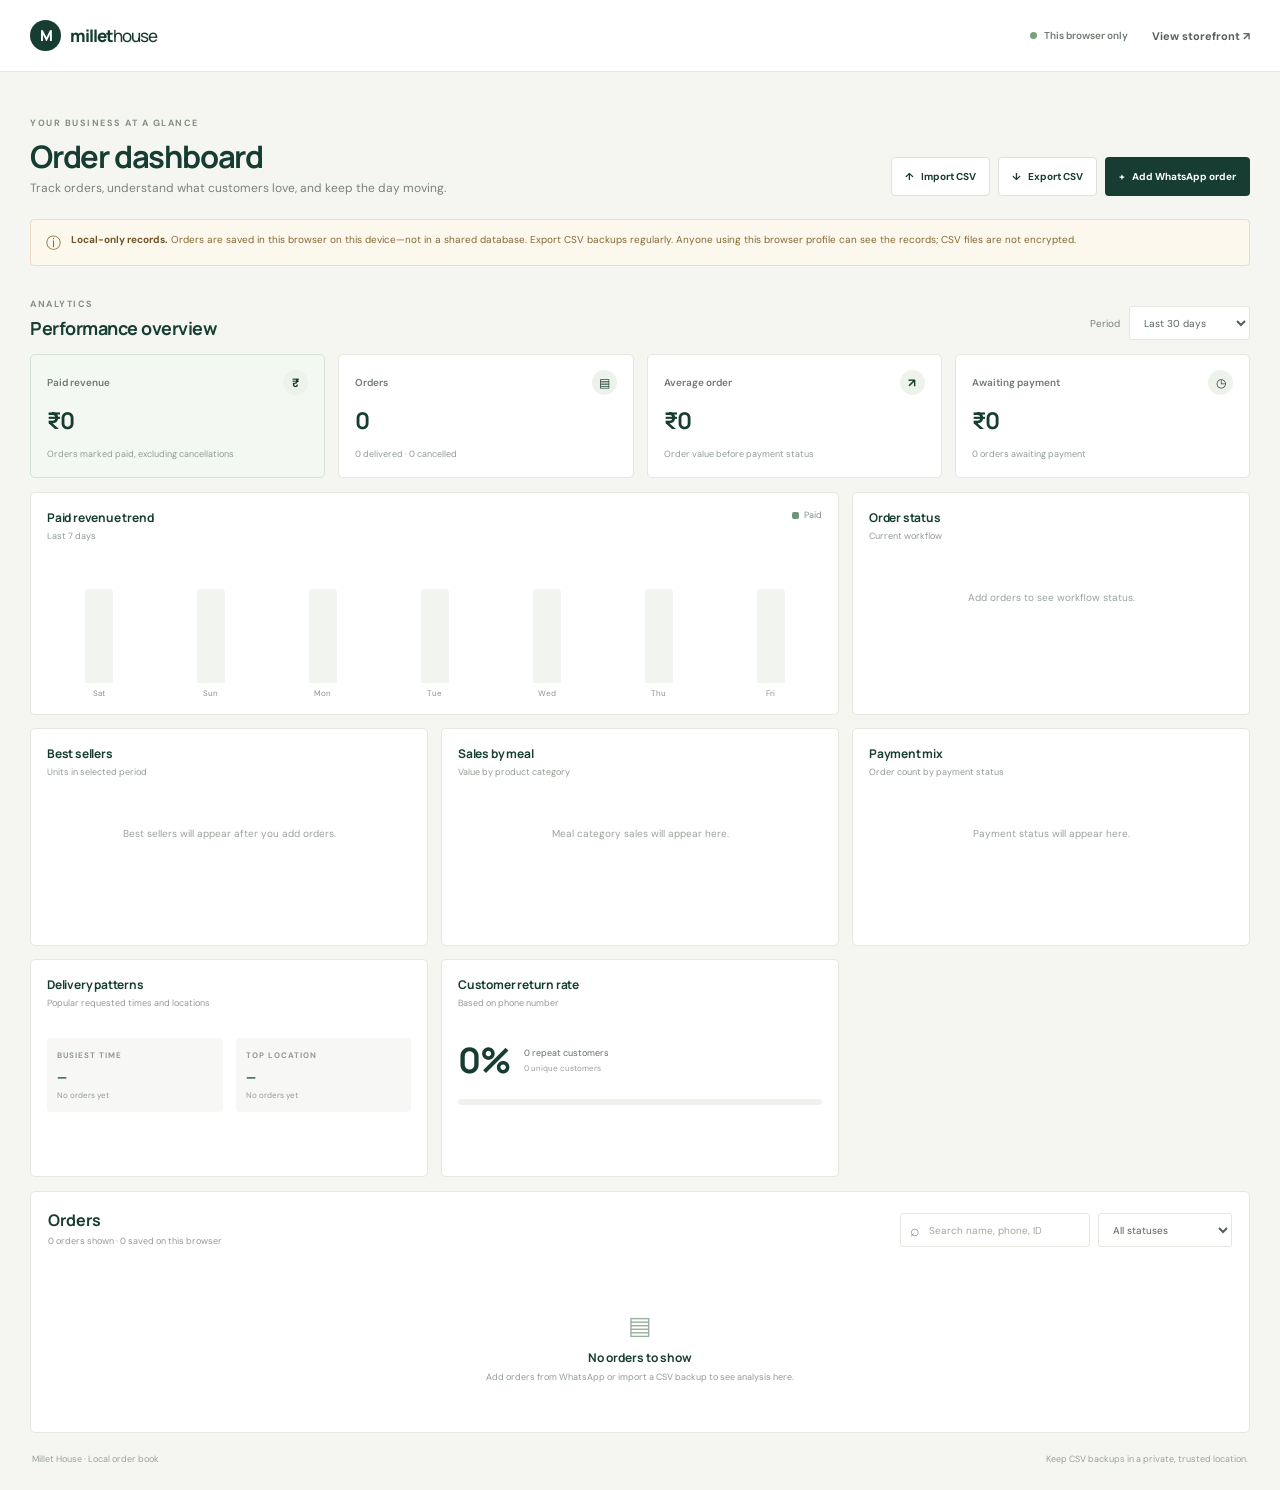
<file: admin.html>
<!doctype html>
<html lang="en">
  <head>
    <meta charset="UTF-8" />
    <meta name="viewport" content="width=device-width, initial-scale=1" />
    <meta name="theme-color" content="#f5f6f2" />
    <meta name="description" content="Local Millet House order dashboard and sales analysis." />
    <title>Order dashboard | Millet House</title>
    <link rel="preconnect" href="https://fonts.googleapis.com" />
    <link rel="preconnect" href="https://fonts.gstatic.com" crossorigin />
    <link
      href="https://fonts.googleapis.com/css2?family=DM+Sans:wght@400;500;600;700&family=Manrope:wght@400;500;600;700;800&display=swap"
      rel="stylesheet"
    />
    <link rel="stylesheet" href="./admin.css" />
    <script type="module" src="./admin.js"></script>
  </head>
  <body>
    <header class="admin-header">
      <a class="brand" href="./index.html" aria-label="Millet House storefront">
        <span class="brand-mark" aria-hidden="true">M</span>
        <span>millet<span class="brand-light">house</span></span>
      </a>
      <div class="header-actions">
        <span class="local-badge"><span></span> This browser only</span>
        <a class="store-link" href="./index.html">View storefront <span aria-hidden="true">↗</span></a>
      </div>
    </header>

    <main class="dashboard">
      <section class="page-heading">
        <div>
          <span class="eyebrow">YOUR BUSINESS AT A GLANCE</span>
          <h1>Order dashboard</h1>
          <p>Track orders, understand what customers love, and keep the day moving.</p>
        </div>
        <div class="primary-actions">
          <button class="button button-outline" id="import-button" type="button"><span aria-hidden="true">↑</span> Import CSV</button>
          <input id="import-file" type="file" accept=".csv,text/csv" hidden />
          <button class="button button-outline" id="export-button" type="button"><span aria-hidden="true">↓</span> Export CSV</button>
          <button class="button button-primary" id="new-order-button" type="button"><span aria-hidden="true">+</span> Add WhatsApp order</button>
        </div>
      </section>

      <aside class="local-warning" role="note">
        <span aria-hidden="true">ⓘ</span>
        <p><strong>Local-only records.</strong> Orders are saved in this browser on this device—not in a shared database. Export CSV backups regularly. Anyone using this browser profile can see the records; CSV files are not encrypted.</p>
      </aside>
      <div class="notice" id="notice" role="status" aria-live="polite" hidden></div>

      <section class="dashboard-toolbar" aria-label="Dashboard filters">
        <div>
          <span class="eyebrow">ANALYTICS</span>
          <h2>Performance overview</h2>
        </div>
        <label class="period-control">
          Period
          <select id="period-filter">
            <option value="7">Last 7 days</option>
            <option value="30" selected>Last 30 days</option>
            <option value="90">Last 90 days</option>
            <option value="all">All time</option>
          </select>
        </label>
      </section>

      <section class="metrics-grid" aria-label="Key metrics">
        <article class="metric-card metric-primary">
          <div class="metric-top"><span>Paid revenue</span><span class="metric-icon" aria-hidden="true">₹</span></div>
          <strong id="metric-revenue">₹0</strong>
          <small>Orders marked paid, excluding cancellations</small>
        </article>
        <article class="metric-card">
          <div class="metric-top"><span>Orders</span><span class="metric-icon" aria-hidden="true">▤</span></div>
          <strong id="metric-orders">0</strong>
          <small id="metric-orders-note">0 delivered</small>
        </article>
        <article class="metric-card">
          <div class="metric-top"><span>Average order</span><span class="metric-icon" aria-hidden="true">↗</span></div>
          <strong id="metric-average">₹0</strong>
          <small>Order value before payment status</small>
        </article>
        <article class="metric-card">
          <div class="metric-top"><span>Awaiting payment</span><span class="metric-icon" aria-hidden="true">◷</span></div>
          <strong id="metric-pending">₹0</strong>
          <small id="metric-pending-note">0 orders</small>
        </article>
      </section>

      <section class="analysis-grid">
        <article class="panel sales-panel">
          <div class="panel-heading">
            <div><h3>Paid revenue trend</h3><p>Last 7 days</p></div>
            <span class="chart-legend"><i></i> Paid</span>
          </div>
          <div class="bar-chart daily-chart" id="sales-chart"></div>
        </article>
        <article class="panel">
          <div class="panel-heading"><div><h3>Order status</h3><p>Current workflow</p></div></div>
          <div class="status-chart" id="status-chart"></div>
        </article>
        <article class="panel">
          <div class="panel-heading"><div><h3>Best sellers</h3><p>Units in selected period</p></div></div>
          <div class="rank-list" id="product-chart"></div>
        </article>
        <article class="panel">
          <div class="panel-heading"><div><h3>Sales by meal</h3><p>Value by product category</p></div></div>
          <div class="category-chart" id="category-chart"></div>
        </article>
        <article class="panel">
          <div class="panel-heading"><div><h3>Payment mix</h3><p>Order count by payment status</p></div></div>
          <div class="status-chart" id="payment-chart"></div>
        </article>
        <article class="panel">
          <div class="panel-heading"><div><h3>Delivery patterns</h3><p>Popular requested times and locations</p></div></div>
          <div class="pattern-grid">
            <div><span class="mini-heading">BUSIEST TIME</span><strong id="peak-time">—</strong><small id="peak-time-note">No orders yet</small></div>
            <div><span class="mini-heading">TOP LOCATION</span><strong id="top-location">—</strong><small id="top-location-note">No orders yet</small></div>
          </div>
        </article>
        <article class="panel customer-panel">
          <div class="panel-heading"><div><h3>Customer return rate</h3><p>Based on phone number</p></div></div>
          <div class="return-rate">
            <strong id="repeat-rate">0%</strong>
            <div><span id="repeat-count">0 repeat customers</span><small id="unique-count">0 unique customers</small></div>
          </div>
          <div class="progress-track"><span id="repeat-progress"></span></div>
        </article>
      </section>

      <section class="orders-section panel">
        <div class="orders-heading">
          <div><h2>Orders</h2><p id="orders-summary">No local orders yet.</p></div>
          <div class="order-filters">
            <label class="search-control"><span aria-hidden="true">⌕</span><input id="search-orders" type="search" placeholder="Search name, phone, ID" aria-label="Search orders" /></label>
            <label class="select-control"><span class="visually-hidden">Filter by order status</span>
              <select id="status-filter">
                <option value="all">All statuses</option>
                <option value="pending">Pending</option>
                <option value="confirmed">Confirmed</option>
                <option value="preparing">Preparing</option>
                <option value="out_for_delivery">Out for delivery</option>
                <option value="delivered">Delivered</option>
                <option value="cancelled">Cancelled</option>
              </select>
            </label>
          </div>
        </div>
        <div class="table-wrap">
          <table>
            <thead>
              <tr><th>ORDER</th><th>CUSTOMER</th><th>ITEMS</th><th>AMOUNT</th><th>PAYMENT</th><th>STATUS</th><th>DATE</th></tr>
            </thead>
            <tbody id="orders-table"></tbody>
          </table>
          <div class="table-empty" id="table-empty" hidden>
            <span aria-hidden="true">▤</span>
            <strong>No orders to show</strong>
            <p>Add orders from WhatsApp or import a CSV backup to see analysis here.</p>
          </div>
        </div>
      </section>

      <footer class="dashboard-footer">
        <span>Millet House · Local order book</span>
        <span>Keep CSV backups in a private, trusted location.</span>
      </footer>
    </main>

    <dialog class="order-dialog" id="order-dialog">
      <form id="order-form">
        <div class="dialog-heading">
          <div><span class="eyebrow">FROM WHATSAPP</span><h2>Add an order</h2><p>Enter the order details you received in chat.</p></div>
          <button class="close-dialog" id="close-dialog" type="button" aria-label="Close dialog">×</button>
        </div>
        <div class="form-grid">
          <label>Customer name<input name="customerName" maxlength="80" required placeholder="Customer name" /></label>
          <label>Phone number<input name="customerPhone" type="tel" maxlength="30" required placeholder="+91 90123 45678" /></label>
          <label class="wide-field">Delivery location<input name="location" maxlength="300" required placeholder="Address or nearby landmark" /></label>
          <label>Preferred delivery time<input name="deliveryTime" type="time" required /></label>
          <label>Payment method<select name="paymentMethod"><option>UPI or cash on delivery</option><option>Payment link</option></select></label>
          <label>Payment status<select name="paymentStatus"><option value="pending">Pending</option><option value="paid">Paid</option><option value="refunded">Refunded</option></select></label>
        </div>
        <div class="line-items-heading"><div><h3>Items</h3><p>Current menu prices are used when you add this order.</p></div><button class="button button-outline button-small" id="add-item-line" type="button">+ Add item</button></div>
        <div class="order-lines" id="order-lines"></div>
        <label class="notes-field">Order notes <textarea name="notes" rows="2" maxlength="500" placeholder="Optional details"></textarea></label>
        <div class="form-total"><span>Order total</span><strong id="form-total">₹0</strong></div>
        <div class="dialog-actions"><button class="button button-outline" id="cancel-order" type="button">Cancel</button><button class="button button-primary" type="submit">Save order</button></div>
      </form>
    </dialog>
    <div class="toast" id="toast" role="status" aria-live="polite"></div>
  </body>
</html>
</file>
<file: admin.css>
:root {
  font-family: "DM Sans", sans-serif;
  color: #173d32;
  background: #f5f6f2;
  font-synthesis: none;
  text-rendering: optimizeLegibility;
  --green: #173d32;
  --green-soft: #315d4d;
  --cream: #fbfbf8;
  --orange: #e98152;
  --muted: #78827a;
  --line: #e5e8e0;
  --red: #ad4b41;
  --gold: #a77726;
}

* { box-sizing: border-box; }
body { margin: 0; min-width: 320px; }
button, input, select, textarea { font: inherit; }
button, a { -webkit-tap-highlight-color: transparent; }
a { color: inherit; text-decoration: none; }
button { color: inherit; cursor: pointer; }
[hidden] { display: none !important; }

.admin-header { height: 72px; padding: 0 max(28px, calc((100% - 1220px) / 2)); border-bottom: 1px solid var(--line); display: flex; align-items: center; justify-content: space-between; background: #fff; }
.brand { display: inline-flex; align-items: center; gap: 9px; font-family: Manrope, sans-serif; font-size: 17px; font-weight: 800; letter-spacing: -1px; }
.brand-mark { width: 31px; height: 31px; display: grid; place-items: center; border-radius: 50%; color: #fff; background: var(--green); font-size: 15px; }
.brand-light { font-weight: 500; }
.header-actions { display: flex; align-items: center; gap: 24px; }
.local-badge { display: inline-flex; align-items: center; gap: 7px; color: #6f7a71; font-size: 10px; font-weight: 600; }
.local-badge > span { width: 7px; height: 7px; border-radius: 50%; background: #79a27c; }
.store-link { color: #536258; font-size: 11px; font-weight: 700; }
.store-link:hover { color: var(--orange); }

.dashboard { width: min(1220px, calc(100% - 56px)); margin: 0 auto; }
.page-heading { padding: 38px 0 23px; display: flex; align-items: end; justify-content: space-between; gap: 22px; }
.eyebrow { color: #829083; font-size: 9px; font-weight: 700; letter-spacing: 1.5px; }
h1, h2, h3, p { margin-top: 0; }
.page-heading h1 { margin: 7px 0 5px; font-family: Manrope, sans-serif; font-size: 31px; line-height: 1.2; letter-spacing: -1.2px; }
.page-heading p { margin: 0; color: var(--muted); font-size: 12px; }
.primary-actions { display: flex; align-items: center; gap: 8px; }
.button { min-height: 39px; padding: 0 13px; border: 1px solid transparent; border-radius: 4px; display: inline-flex; align-items: center; justify-content: center; gap: 7px; font-size: 10px; font-weight: 700; transition: .18s; }
.button:focus-visible, select:focus-visible, input:focus-visible, textarea:focus-visible { outline: 2px solid #6c987d; outline-offset: 2px; }
.button-outline { border-color: #dce2d9; color: var(--green); background: #fff; }
.button-outline:hover { border-color: #a9b9a7; background: #fbfcf9; }
.button-primary { color: #fff; background: var(--green); }
.button-primary:hover { background: #285346; }
.button-small { min-height: 31px; padding: 0 10px; }

.local-warning { margin-bottom: 25px; padding: 12px 15px; border: 1px solid #e9dcbf; border-radius: 4px; display: flex; align-items: start; gap: 10px; color: #856833; background: #fcf8ed; }
.local-warning > span { padding-top: 1px; font-size: 15px; }
.local-warning p { margin: 0; font-size: 10px; line-height: 1.6; }
.local-warning strong { color: #6f5425; }
.notice { margin: 0 0 17px; padding: 12px 14px; border-radius: 4px; font-size: 11px; line-height: 1.5; }
.notice.success { color: #285b42; background: #e8f2e9; }
.notice.error { border: 1px solid #edc7c3; color: #8d3932; background: #fff0ee; }

.dashboard-toolbar { margin-bottom: 14px; display: flex; align-items: end; justify-content: space-between; gap: 20px; }
.dashboard-toolbar h2 { margin: 4px 0 0; font-family: Manrope, sans-serif; font-size: 18px; letter-spacing: -.5px; }
.period-control { display: flex; align-items: center; gap: 9px; color: #78827a; font-size: 10px; }
.period-control select, .order-filters select { min-height: 34px; padding: 0 27px 0 10px; border: 1px solid var(--line); border-radius: 3px; color: #536258; background: #fff; font-size: 10px; }
.metrics-grid { display: grid; grid-template-columns: repeat(4, minmax(0, 1fr)); gap: 13px; }
.metric-card { min-height: 116px; padding: 15px 16px; border: 1px solid var(--line); border-radius: 5px; background: #fff; }
.metric-primary { border-color: #d3e2d4; background: #f3f8f2; }
.metric-top { display: flex; justify-content: space-between; align-items: center; color: #6f7a71; font-size: 10px; font-weight: 600; }
.metric-icon { width: 25px; height: 25px; border-radius: 50%; display: grid; place-items: center; color: var(--green); background: #edf2eb; font-size: 12px; font-weight: 700; }
.metric-card > strong { display: block; margin: 9px 0 5px; font-family: Manrope, sans-serif; font-size: 23px; letter-spacing: -.7px; }
.metric-card > small { color: #929b93; font-size: 9px; }

.analysis-grid { margin-top: 14px; display: grid; grid-template-columns: repeat(3, minmax(0, 1fr)); gap: 13px; }
.panel { min-width: 0; border: 1px solid var(--line); border-radius: 5px; background: #fff; }
.analysis-grid > .panel { min-height: 218px; padding: 16px; }
.sales-panel { grid-column: span 2; }
.panel-heading { display: flex; align-items: start; justify-content: space-between; gap: 10px; }
.panel-heading h3 { margin: 0 0 4px; font-family: Manrope, sans-serif; font-size: 12px; letter-spacing: -.2px; }
.panel-heading p { margin: 0; color: #929b93; font-size: 9px; }
.chart-legend { display: inline-flex; align-items: center; gap: 5px; color: #849087; font-size: 9px; }
.chart-legend i { width: 7px; height: 7px; border-radius: 2px; background: #6e967b; }
.bar-chart { height: 143px; margin-top: 13px; display: flex; align-items: stretch; justify-content: space-around; gap: 9px; }
.daily-column { flex: 1; min-width: 0; display: flex; flex-direction: column; align-items: center; justify-content: end; gap: 5px; }
.daily-column > strong { min-height: 11px; color: #89938b; font-size: 8px; font-weight: 500; white-space: nowrap; }
.daily-track { width: min(28px, 70%); height: 94px; display: flex; align-items: end; overflow: hidden; border-radius: 4px 4px 0 0; background: #f2f4ef; }
.daily-track span { width: 100%; min-height: 0; border-radius: 4px 4px 0 0; background: #75a180; }
.daily-column > small { color: #89938b; font-size: 8px; }
.status-chart, .rank-list, .category-chart { margin-top: 17px; display: grid; gap: 11px; }
.breakdown-row { display: grid; gap: 5px; }
.breakdown-label { display: flex; align-items: center; justify-content: space-between; gap: 10px; color: #69756c; font-size: 9px; }
.breakdown-label > span { overflow: hidden; text-overflow: ellipsis; white-space: nowrap; }
.breakdown-label > strong { color: #40594a; font-size: 9px; font-weight: 700; white-space: nowrap; }
.breakdown-track { height: 5px; overflow: hidden; border-radius: 5px; background: #f0f2ed; }
.breakdown-track span { height: 100%; min-width: 3px; display: block; border-radius: inherit; background: #7d9e7f; }
.chart-empty { margin: 32px 0 0; color: #9aa39b; font-size: 10px; text-align: center; }
.pattern-grid { margin-top: 29px; display: grid; grid-template-columns: 1fr 1fr; gap: 13px; }
.pattern-grid > div { min-width: 0; padding: 12px 10px; border-radius: 4px; background: #f7f8f5; }
.mini-heading { display: block; margin-bottom: 8px; color: #909b91; font-size: 8px; font-weight: 700; letter-spacing: 1px; }
.pattern-grid strong { display: block; overflow: hidden; color: var(--green); font-family: Manrope, sans-serif; font-size: 13px; text-overflow: ellipsis; white-space: nowrap; }
.pattern-grid small { display: block; margin-top: 4px; color: #929b93; font-size: 8px; }
.customer-panel { grid-column: span 1; }
.return-rate { margin-top: 27px; display: flex; align-items: center; gap: 14px; }
.return-rate > strong { color: var(--green); font-family: Manrope, sans-serif; font-size: 35px; letter-spacing: -1.5px; }
.return-rate > div { display: grid; gap: 4px; color: #617166; font-size: 9px; }
.return-rate small { color: #98a098; font-size: 8px; }
.progress-track { height: 6px; margin-top: 15px; overflow: hidden; border-radius: 5px; background: #eff2ec; }
.progress-track span { height: 100%; display: block; border-radius: inherit; background: var(--orange); }

.orders-section { margin: 14px 0 0; padding: 17px 17px 0; }
.orders-heading { padding-bottom: 15px; display: flex; align-items: end; justify-content: space-between; gap: 18px; }
.orders-heading h2 { margin: 0 0 4px; font-family: Manrope, sans-serif; font-size: 16px; }
.orders-heading p { margin: 0; color: #929b93; font-size: 9px; }
.order-filters { display: flex; align-items: center; gap: 8px; }
.search-control { width: 190px; height: 34px; padding: 0 9px; border: 1px solid var(--line); border-radius: 3px; display: flex; align-items: center; gap: 7px; color: #849087; background: #fff; }
.search-control > span { font-size: 16px; }
.search-control input { width: 100%; min-width: 0; border: 0; outline: 0; color: var(--green); background: transparent; font-size: 10px; }
.search-control input::placeholder { color: #a0a8a0; }
.table-wrap { overflow-x: auto; }
table { width: 100%; border-collapse: collapse; text-align: left; }
thead { color: #939c94; background: #fafbf9; }
th { padding: 10px 9px; font-size: 8px; font-weight: 700; letter-spacing: .7px; white-space: nowrap; }
td { max-width: 210px; padding: 11px 9px; border-top: 1px solid #eef0eb; color: #5e6d62; font-size: 9px; vertical-align: middle; }
td > strong, td > small { display: block; }
td > strong { color: #294536; font-size: 9px; font-weight: 700; }
td > small { margin-top: 4px; color: #97a097; font-size: 8px; }
.order-id { font-family: Manrope, sans-serif; }
.items-cell { overflow: hidden; text-overflow: ellipsis; white-space: nowrap; }
.table-payment { max-width: 90px; padding: 5px 16px 5px 7px; border: 1px solid #e4e9e1; border-radius: 3px; color: #58675c; background: #fff; font-size: 8px; }
.table-payment.pending { color: #8a682b; background: #fbf3dd; }
.table-payment.paid { color: #34704e; background: #e7f2e7; }
.table-payment.refunded { color: #8c4d48; background: #f8e9e7; }
.table-status { max-width: 125px; padding: 5px 19px 5px 7px; border: 1px solid #e4e9e1; border-radius: 3px; color: #58675c; background: #fff; font-size: 8px; }
.table-empty { min-height: 170px; display: flex; flex-direction: column; align-items: center; justify-content: center; text-align: center; }
.table-empty > span { color: #9cac9d; font-size: 25px; }
.table-empty strong { margin-top: 7px; font-family: Manrope, sans-serif; font-size: 12px; }
.table-empty p { max-width: 330px; margin: 5px 0 0; color: #929b93; font-size: 9px; line-height: 1.5; }
.dashboard-footer { padding: 20px 2px 25px; display: flex; justify-content: space-between; gap: 12px; color: #9aa29a; font-size: 9px; }
.visually-hidden { position: absolute; width: 1px; height: 1px; padding: 0; margin: -1px; overflow: hidden; clip: rect(0, 0, 0, 0); white-space: nowrap; border: 0; }

.order-dialog { width: min(630px, calc(100% - 28px)); max-height: min(90vh, 850px); padding: 0; overflow: auto; border: 1px solid var(--line); border-radius: 7px; color: var(--green); background: #fff; box-shadow: 0 20px 70px #11241d38; }
.order-dialog::backdrop { background: #10251dcc; }
.order-dialog form { padding: 23px; }
.dialog-heading { margin-bottom: 19px; display: flex; align-items: start; justify-content: space-between; gap: 12px; }
.dialog-heading h2 { margin: 5px 0 4px; font-family: Manrope, sans-serif; font-size: 23px; letter-spacing: -.8px; }
.dialog-heading p { margin: 0; color: #8d978f; font-size: 10px; }
.close-dialog { width: 32px; height: 32px; border: 1px solid var(--line); border-radius: 50%; background: #fff; font-size: 20px; line-height: 1; }
.form-grid { display: grid; grid-template-columns: 1fr 1fr; gap: 12px; }
.order-dialog label { display: grid; gap: 5px; color: #536258; font-size: 9px; font-weight: 700; }
.order-dialog input, .order-dialog select, .order-dialog textarea { width: 100%; min-height: 36px; padding: 8px 9px; border: 1px solid #e1e5de; border-radius: 3px; outline: 0; color: var(--green); background: #fff; font-size: 10px; font-weight: 400; }
.order-dialog input:focus, .order-dialog select:focus, .order-dialog textarea:focus { border-color: #7d9a83; box-shadow: 0 0 0 2px #7d9a8320; }
.order-dialog input::placeholder, .order-dialog textarea::placeholder { color: #a3aaa3; }
.wide-field { grid-column: 1 / -1; }
.line-items-heading { margin-top: 20px; margin-bottom: 9px; display: flex; align-items: center; justify-content: space-between; gap: 10px; }
.line-items-heading h3 { margin: 0 0 3px; font-family: Manrope, sans-serif; font-size: 12px; }
.line-items-heading p { margin: 0; color: #929b93; font-size: 8px; }
.order-lines { display: grid; gap: 7px; }
.order-line { display: grid; grid-template-columns: minmax(0, 1fr) 74px 76px 28px; align-items: center; gap: 7px; }
.order-line select, .order-line input { min-width: 0; min-height: 34px; font-size: 9px; }
.line-total { color: #47634f; font-size: 9px; text-align: right; white-space: nowrap; }
.remove-line { width: 27px; height: 27px; border: 1px solid #e6e9e2; border-radius: 50%; color: #8d645d; background: white; font-size: 17px; line-height: 1; }
.notes-field { margin-top: 13px; }
.notes-field textarea { resize: vertical; }
.form-total { padding: 13px 0; margin-top: 13px; border-top: 1px solid var(--line); display: flex; justify-content: space-between; color: #758078; font-size: 11px; }
.form-total strong { color: var(--green); font-family: Manrope, sans-serif; font-size: 15px; }
.dialog-actions { display: flex; justify-content: end; gap: 8px; }
.toast { position: fixed; z-index: 20; right: 20px; bottom: 20px; max-width: calc(100vw - 40px); padding: 11px 16px; border-radius: 4px; color: #fff; background: var(--green); box-shadow: 0 8px 24px #10251d33; font-size: 10px; opacity: 0; pointer-events: none; transform: translateY(8px); transition: .2s; }
.toast.visible { opacity: 1; transform: translateY(0); }

@media (max-width: 900px) {
  .analysis-grid { grid-template-columns: repeat(2, minmax(0, 1fr)); }
  .sales-panel { grid-column: span 2; }
  .customer-panel { grid-column: span 1; }
  .primary-actions { flex-wrap: wrap; justify-content: end; }
}
@media (max-width: 650px) {
  .admin-header { height: 62px; padding: 0 17px; }
  .brand { font-size: 15px; }
  .brand-mark { width: 28px; height: 28px; }
  .header-actions { gap: 12px; }
  .local-badge { font-size: 8px; }
  .store-link { font-size: 9px; }
  .dashboard { width: calc(100% - 32px); }
  .page-heading { padding: 27px 0 18px; display: block; }
  .page-heading h1 { font-size: 27px; }
  .page-heading p { max-width: 350px; line-height: 1.5; }
  .primary-actions { margin-top: 17px; justify-content: start; }
  .button { min-height: 36px; padding: 0 10px; font-size: 9px; }
  .local-warning { margin-bottom: 20px; }
  .dashboard-toolbar h2 { font-size: 16px; }
  .period-control { display: grid; gap: 4px; font-size: 8px; }
  .period-control select { min-height: 32px; padding-right: 20px; font-size: 9px; }
  .metrics-grid { grid-template-columns: repeat(2, minmax(0, 1fr)); gap: 8px; }
  .metric-card { min-height: 105px; padding: 12px; }
  .metric-card > strong { font-size: 20px; }
  .metric-card > small { font-size: 8px; line-height: 1.4; }
  .analysis-grid { grid-template-columns: 1fr; gap: 9px; }
  .analysis-grid > .panel { min-height: 195px; padding: 14px; }
  .sales-panel, .customer-panel { grid-column: auto; }
  .bar-chart { height: 130px; }
  .daily-track { height: 82px; }
  .pattern-grid { margin-top: 20px; }
  .orders-section { padding: 14px 12px 0; }
  .orders-heading { display: block; }
  .order-filters { margin-top: 12px; }
  .search-control { flex: 1; width: auto; }
  .orders-heading p { line-height: 1.5; }
  .dashboard-footer { display: grid; gap: 5px; font-size: 8px; }
  .order-dialog form { padding: 18px 15px; }
  .form-grid { grid-template-columns: 1fr 1fr; gap: 9px; }
  .order-line { grid-template-columns: minmax(0, 1fr) 55px 58px 25px; gap: 5px; }
  .order-line select, .order-line input { padding: 6px; font-size: 8px; }
}
@media (max-width: 380px) {
  .local-badge { display: none; }
  .header-actions { margin-left: auto; }
  .order-filters { align-items: stretch; }
  .order-filters select { max-width: 120px; }
  .wide-field { grid-column: 1 / -1; }
  .form-grid { grid-template-columns: 1fr; }
}
</file>
